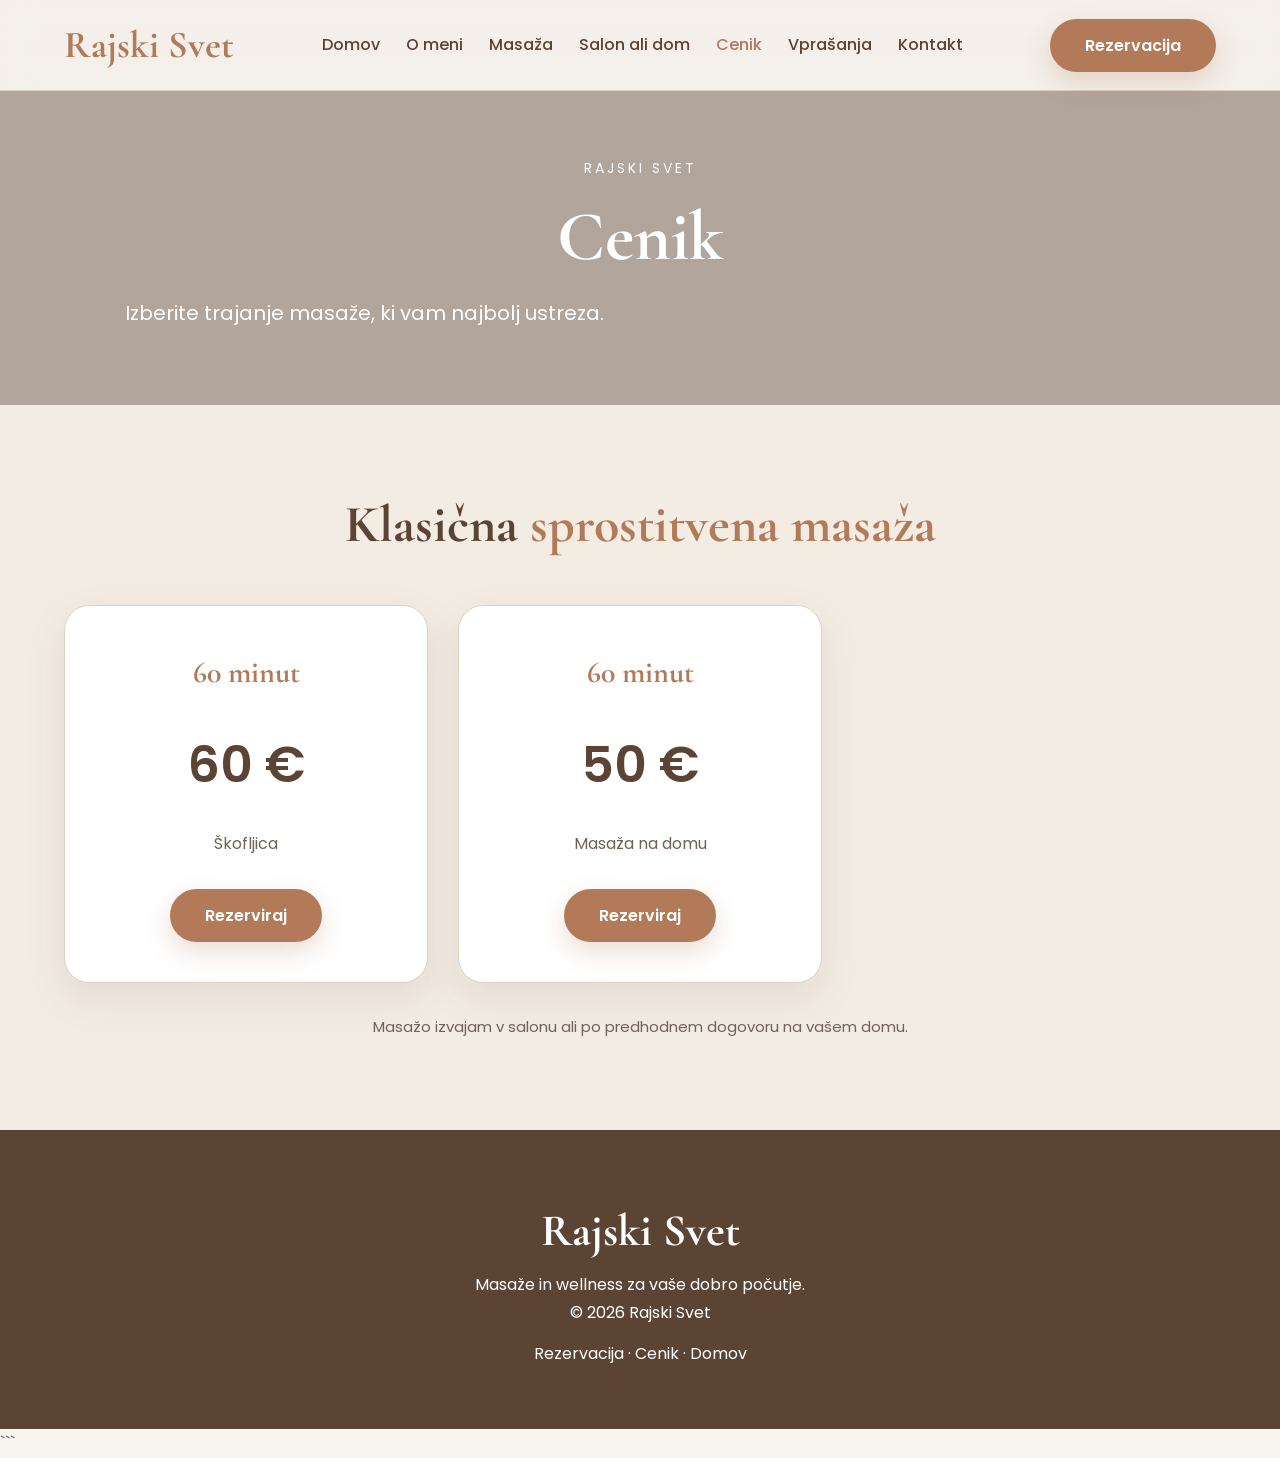
<file: cenik/index.html>
<!DOCTYPE html>
<html lang="sl">
<head>
<meta charset="UTF-8">
<meta name="viewport" content="width=device-width, initial-scale=1.0">

<title>Cenik | Rajski Svet</title>
<meta name="description" content="Oglejte si cenik klasičnih sprostitvenih masaž v Ribnici, Škofljici ali na vašem domu.">

<link href="https://fonts.googleapis.com/css2?family=Cormorant+Garamond:wght@400;500;600;700&family=Poppins:wght@300;400;500;600&display=swap" rel="stylesheet">

<link rel="stylesheet" href="/style.css">

<style>
.page-hero {
    min-height: 45vh;
    padding: 150px 0 70px;
    display: flex;
    align-items: center;
    text-align: center;
    background: linear-gradient(rgba(92,68,53,.45),rgba(92,68,53,.45)),
    url("https://images.unsplash.com/photo-1519823551278-64ac92734fb1?w=1800");
    background-size: cover;
    background-position: center;
    color: white;
}

.page-hero h1 {
    font-family: "Cormorant Garamond", serif;
    font-size: 70px;
    color: white;
    line-height: 1.1;
    margin: 15px 0;
}

.page-hero p,
.page-hero small {
    color: white;
}

.page-hero small {
    letter-spacing: 3px;
    text-transform: uppercase;
}

.price-card {
    height: 100%;
}

.price-card ul {
    list-style: none;
    margin: 0 0 30px;
}

.price-card .btn {
    margin-top: auto;
}

@media(max-width:900px) {
    .page-hero h1 {
        font-size: 52px;
    }
}
</style>
</head>

<body>

<header>
<nav class="container">

<a href="/" class="logo">Rajski Svet</a>

<div class="menu">
<a href="/#home">Domov</a>
<a href="/#o-meni">O meni</a>
<a href="/#massage">Masaža</a>
<a href="/#lokacija">Salon ali dom</a>
<a href="/cenik/" class="active">Cenik</a>
<a href="/#faq">Vprašanja</a>
<a href="/#contact">Kontakt</a>
</div>

<a href="/rezervacija/" class="btn">Rezervacija</a>

</nav>
</header>

<!-- UVOD -->
<section class="page-hero">
<div class="container">
<small>Rajski svet</small>
<h1>Cenik</h1>
<p>Izberite trajanje masaže, ki vam najbolj ustreza.</p>
</div>
</section>

<!-- CENIK -->
<section class="alt">
<div class="container">

<div class="title">
<h2>Klasična <span>sprostitvena masaža</span></h2>
</div>

<div class="cards c3">

<!--
<div class="price-card">
<h3>60 minut</h3>
<div class="price">50 €</div>
<ul>
<li>Ribnica</li>
</ul>
<a href="/rezervacija/" class="btn">Rezerviraj</a>
</div>
    -->

<div class="price-card">
<h3>60 minut</h3>
<div class="price">60 €</div>
<ul>
<li>Škofljica</li>
</ul>
<a href="/rezervacija/" class="btn">Rezerviraj</a>
</div>

<div class="price-card">
<h3>60 minut</h3>
<div class="price">50 €</div>
<ul>
<li>Masaža na domu</li>
</ul>
<a href="/rezervacija/" class="btn">Rezerviraj</a>
</div>

</div>

<p class="note">
Masažo izvajam v salonu ali po predhodnem dogovoru na vašem domu.
</p>

</div>
</section>

<!-- NOGA -->
<footer>
<h2>Rajski Svet</h2>
<p>Masaže in wellness za vaše dobro počutje.</p>
<p>© 2026 Rajski Svet</p>

<p style="margin-top:12px">
<a href="/rezervacija/">Rezervacija</a> ·
<a href="/cenik/">Cenik</a> ·
<a href="/">Domov</a>
</p>
</footer>

</body>
</html>
```
</file>
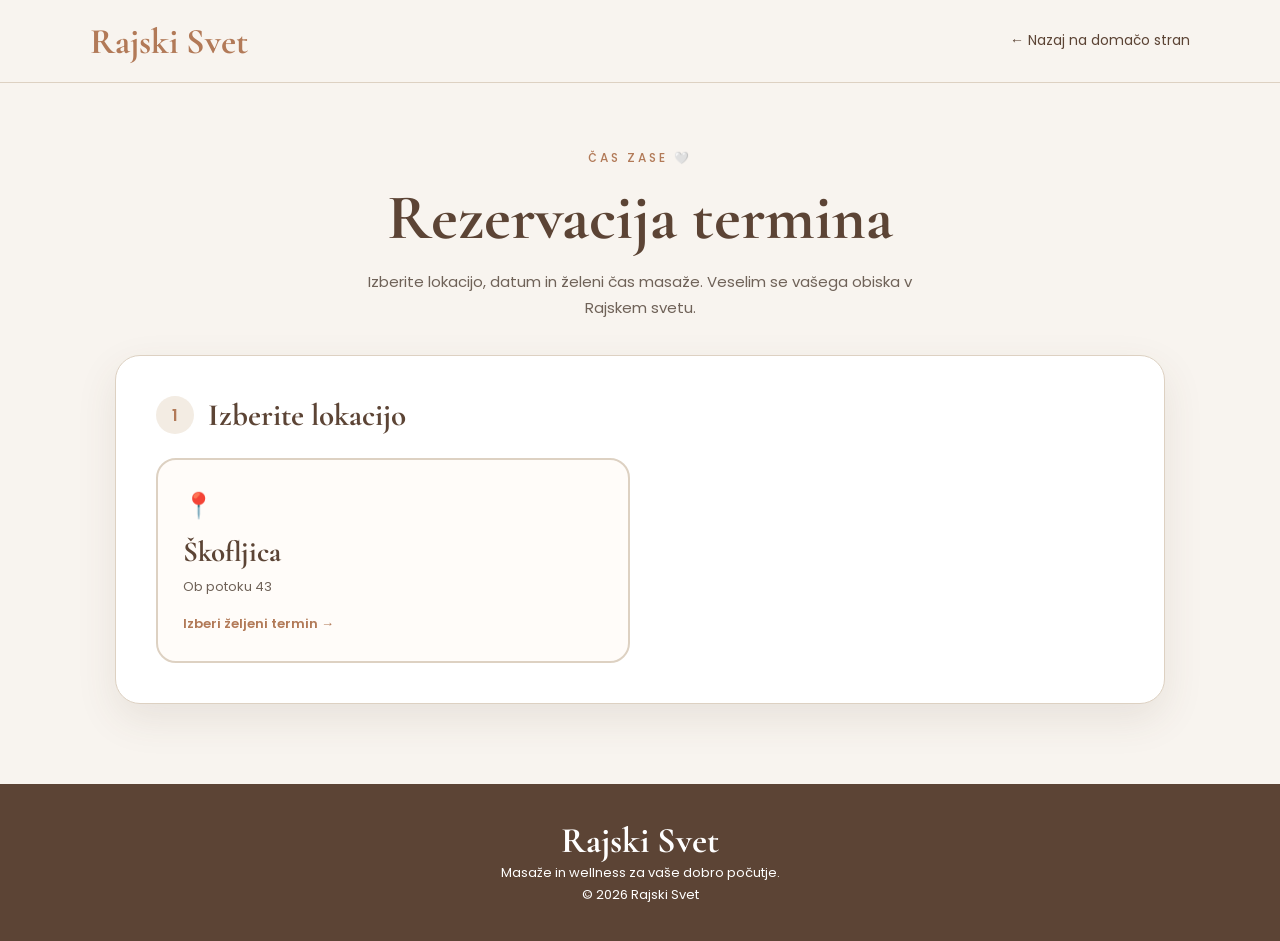
<file: rezervacija/index.html>
<!DOCTYPE html>
<html lang="sl">
<head>
<meta charset="UTF-8">
<meta name="viewport" content="width=device-width, initial-scale=1.0">
<title>Rezervacija | Rajski Svet</title>
<link href="https://fonts.googleapis.com/css2?family=Cormorant+Garamond:wght@400;500;600;700&family=Poppins:wght@300;400;500;600&display=swap" rel="stylesheet">

<style>
:root {
  --background: #F8F4EF;
  --section: #F3ECE3;
  --primary: #B27A58;
  --hover: #9D684A;
  --heading: #5C4435;
  --text: #6F6258;
  --border: #DDD1C2;
  --white: #FFFFFF;
  --shadow: 0 15px 40px rgba(92,68,53,.10);
}

* { margin: 0; padding: 0; box-sizing: border-box; }
html { scroll-behavior: smooth; }
body {
  font-family: 'Poppins', sans-serif;
  background: var(--background);
  color: var(--text);
  line-height: 1.7;
}
button, input, select { font: inherit; }
a { text-decoration: none; color: inherit; }

header {
  position: sticky;
  top: 0;
  z-index: 10;
  background: rgba(248,244,239,.96);
  border-bottom: 1px solid var(--border);
  backdrop-filter: blur(12px);
}
nav {
  min-height: 82px;
  width: min(1100px, 92%);
  margin: auto;
  display: flex;
  align-items: center;
  justify-content: space-between;
  gap: 20px;
}
.logo {
  font: 700 36px 'Cormorant Garamond', serif;
  color: var(--primary);
}
.back { color: var(--heading); font-size: 14px; }

.hero { text-align: center; padding: 65px 20px 35px; }
.eyebrow {
  color: var(--primary);
  text-transform: uppercase;
  letter-spacing: 3px;
  font-size: 12px;
  font-weight: 500;
}
h1, h2, h3 {
  font-family: 'Cormorant Garamond', serif;
  color: var(--heading);
  line-height: 1.2;
}
h1 { font-size: clamp(42px, 6vw, 64px); margin: 12px 0; }
.hero p { max-width: 600px; margin: auto; font-size: 15px; }

.container {
  width: min(1050px, 92%);
  margin: 0 auto 80px;
}
.panel {
  background: var(--white);
  border: 1px solid var(--border);
  border-radius: 25px;
  padding: clamp(22px, 4vw, 40px);
  box-shadow: var(--shadow);
  margin-bottom: 25px;
  scroll-margin-top: 100px;
}
.step-title {
  display: flex;
  align-items: center;
  gap: 14px;
  margin-bottom: 24px;
}
.number {
  width: 38px;
  height: 38px;
  flex-shrink: 0;
  display: grid;
  place-items: center;
  border-radius: 50%;
  background: var(--section);
  color: var(--primary);
  font-weight: 600;
}
.step-title h2 { font-size: 31px; }

.locations {
  display: grid;
  grid-template-columns: repeat(2, minmax(0, 1fr));
  gap: 20px;
}
.location {
  text-align: left;
  background: #FFFCF9;
  border: 2px solid var(--border);
  border-radius: 20px;
  padding: 25px;
  cursor: pointer;
  color: var(--text);
  transition: .2s;
}
.location:hover { border-color: var(--primary); transform: translateY(-2px); }
.location.active { border-color: var(--primary); background: #F8F0E8; }
.location .pin { font-size: 25px; }
.location h3 { font-size: 29px; margin: 7px 0; }
.location p { font-size: 13px; }
.location .choose {
  display: inline-block;
  margin-top: 14px;
  color: var(--primary);
  font-size: 13px;
  font-weight: 600;
}

#calendarSection, #formSection { display: none; }
#calendarSection.visible, #formSection.visible { display: block; }

.selected-location {
  display: inline-block;
  color: var(--primary);
  background: var(--section);
  padding: 6px 14px;
  border-radius: 30px;
  font-size: 13px;
  margin-bottom: 20px;
}

.calendar-header {
  display: flex;
  align-items: center;
  justify-content: space-between;
  gap: 12px;
  margin-bottom: 24px;
}
.calendar-header h3 { font-size: 32px; text-align: center; }
.month-btn {
  border: 1px solid var(--border);
  background: var(--background);
  color: var(--heading);
  width: 44px;
  height: 44px;
  border-radius: 50%;
  cursor: pointer;
  font-size: 25px;
}
.month-btn:disabled { opacity: .35; cursor: not-allowed; }

.weekdays, .days {
  display: grid;
  grid-template-columns: repeat(7, minmax(0, 1fr));
  column-gap: 8px;
  row-gap: 14px;
}
.weekdays {
  margin-bottom: 16px;
  text-align: center;
  font-size: 14px;
  font-weight: 600;
  color: var(--primary);
}
.day {
  width: min(100%, 76px);
  aspect-ratio: 1;
  justify-self: center;
  display: grid;
  place-items: center;
  padding: 0;
  border: 1px solid #E8D9CA;
  border-radius: 16px;
  background: #F8F0E8;
  color: var(--heading);
  font-size: 19px;
  font-weight: 500;
  box-shadow: 0 3px 8px rgba(92,68,53,.06);
  cursor: pointer;
}
.day:hover:not(:disabled) { background: #EBD8C7; border-color: var(--primary); }
.day.selected { background: var(--primary); color: white; border-color: var(--primary); }
.day:disabled {
  background: #F0ECE7;
  color: #C5BBB1;
  border-color: transparent;
  box-shadow: none;
  cursor: not-allowed;
}
.day.today { border: 2px solid var(--primary); font-weight: 700; }

.day:focus-visible, .location:focus-visible,
.month-btn:focus-visible, .btn:focus-visible {
  outline: 2px solid var(--heading);
  outline-offset: 3px;
}

.legend { font-size: 12px; margin-top: 18px; }
.hint {
  margin-top: 20px;
  padding: 15px;
  background: var(--section);
  border-radius: 13px;
  font-size: 13px;
}

.field { margin-bottom: 18px; }
.field label {
  display: block;
  color: var(--heading);
  font-size: 13px;
  font-weight: 500;
  margin-bottom: 7px;
}
.field input, .field select {
  width: 100%;
  min-height: 51px;
  padding: 12px 15px;
  border: 1px solid var(--border);
  border-radius: 12px;
  background: #FFFCF9;
  color: var(--heading);
  outline: none;
}
.field input:focus, .field select:focus { border-color: var(--primary); }
.grid-fields { display: grid; grid-template-columns: 1fr 1fr; gap: 16px; }

.summary {
  background: var(--section);
  border-radius: 15px;
  padding: 20px;
  margin-bottom: 24px;
}
.summary h3 { font-size: 25px; margin-bottom: 10px; }
.summary p { font-size: 14px; margin: 4px 0; }

.btn {
  display: inline-block;
  width: 100%;
  border: 0;
  border-radius: 40px;
  background: var(--primary);
  color: white;
  padding: 15px 22px;
  font-weight: 600;
  cursor: pointer;
}
.btn:hover { background: var(--hover); }
.btn:disabled { opacity: .6; cursor: wait; }
.change {
  border: 0;
  background: none;
  color: var(--primary);
  text-decoration: underline;
  cursor: pointer;
  font-size: 13px;
  margin-top: 12px;
}
.status { margin-top: 16px; font-size: 14px; overflow-wrap: anywhere; }

footer {
  text-align: center;
  background: var(--heading);
  color: white;
  padding: 35px 20px;
}
footer h2 { font-size: 36px; color: white; }
footer p { font-size: 13px; }

@media (max-width: 600px) {
  nav { min-height: 72px; }
  .logo { font-size: 30px; }
  .back { font-size: 12px; }
  .locations, .grid-fields { grid-template-columns: 1fr; }
  .panel { border-radius: 19px; }
  .step-title h2 { font-size: 26px; }
  .day { width: min(100%, 44px); border-radius: 10px; font-size: 14px; }
  .weekdays, .days { column-gap: 3px; row-gap: 9px; }
  .weekdays { font-size: 10px; }
  .calendar-header h3 { font-size: 25px; }
  .month-btn { width: 34px; height: 34px; font-size: 20px; }
}
@media (prefers-reduced-motion: reduce) {
  html { scroll-behavior: auto; }
  *, *::before, *::after { transition: none !important; }
}
</style>
</head>

<body>
<header>
  <nav>
    <a class="logo" href="/">Rajski Svet</a>
    <a class="back" href="/">← Nazaj na domačo stran</a>
  </nav>
</header>

<div class="hero">
  <div class="eyebrow">Čas zase 🤍</div>
  <h1>Rezervacija termina</h1>
  <p>Izberite lokacijo, datum in želeni čas masaže. Veselim se vašega obiska v Rajskem svetu.</p>
</div>

<main class="container">
  <section class="panel" id="locationSection">
    <div class="step-title">
      <div class="number">1</div>
      <h2>Izberite lokacijo</h2>
    </div>

    <div class="locations">
      <!--
      <button class="location" type="button"
        data-location="Ribnica"
        data-address="Kolodvorska ulica 9, Ribnica"
        aria-pressed="false">
        <div class="pin">📍</div>
        <h3>Ribnica</h3>
        <p>Kolodvorska ulica 9</p>
        <span class="choose">Izberi željeni termin →</span>
      </button>
      -->

      <button class="location" type="button"
        data-location="Škofljica"
        data-address="Ob potoku 43, Škofljica"
        aria-pressed="false">
        <div class="pin">📍</div>
        <h3>Škofljica</h3>
        <p>Ob potoku 43</p>
        <span class="choose">Izberi željeni termin →</span>
      </button>
    </div>
  </section>

  <section class="panel" id="calendarSection">
    <div class="step-title">
      <div class="number">2</div>
      <h2>Izberite datum</h2>
    </div>

    <div id="locationBadge" class="selected-location"></div>

    <div class="calendar-header">
      <button type="button" class="month-btn" id="prevMonth" aria-label="Prejšnji mesec">‹</button>
      <h3 id="monthTitle" aria-live="polite"></h3>
      <button type="button" class="month-btn" id="nextMonth" aria-label="Naslednji mesec">›</button>
    </div>

    <div class="weekdays">
      <div>PON</div><div>TOR</div><div>SRE</div><div>ČET</div>
      <div>PET</div><div>SOB</div><div>NED</div>
    </div>
    <div class="days" id="calendarDays"></div>

    <p class="legend">Izbirate lahko datume, ki ustrezajo delovnim dnevom izbrane lokacije.</p>
    <div class="hint">🤍 Masaža traja 60 minut, nato je predvidenih še 20 minut za pripravo. Izbira termina še ne pomeni potrjene rezervacije.</div>
  </section>

  <section class="panel" id="formSection">
    <div class="step-title">
      <div class="number">3</div>
      <h2>Vaša rezervacija</h2>
    </div>

    <div class="summary">
      <h3>Izbrani termin</h3>
      <p>📍 <strong id="summaryLocation"></strong></p>
      <p>📅 <strong id="summaryDate"></strong></p>
      <p>🕒 <strong id="summaryTime">Čas še ni izbran</strong></p>
      <button class="change" type="button" id="changeDate">Spremeni lokacijo ali datum</button>
    </div>

    <form id="bookingForm">
      <div class="grid-fields">
        <div class="field">
          <label for="name">Ime in priimek *</label>
          <input id="name" name="ime" autocomplete="name" required>
        </div>
        <div class="field">
          <label for="phone">Telefonska številka *</label>
          <input id="phone" name="telefon" type="tel" autocomplete="tel" required>
        </div>
      </div>

      <div class="field">
        <label for="email">E-pošta *</label>
        <input id="email" name="email" type="email" autocomplete="email" required>
      </div>

      <div class="field">
        <label for="massage">Vrsta masaže *</label>
        <select id="massage" name="vrsta_masaze" required>
          <option value="">Izberite masažo</option>
          <option value="Klasična sprostitvena masaža">Klasična sprostitvena masaža</option>
          <option value="Drugo / po dogovoru">Drugo / po dogovoru</option>
        </select>
      </div>

      <div class="field">
        <label for="time">Želeni čas *</label>
        <select id="time" name="zeleni_cas" required>
          <option value="">Najprej izberite datum</option>
        </select>
      </div>

      <div class="field">
        <label for="message">Dodatne želje (neobvezno)</label>
        <input id="message" name="sporocilo" placeholder="Npr. posebne želje">
      </div>

      <input type="hidden" id="chosenLocation" name="lokacija">
      <input type="hidden" id="chosenDate" name="datum">

      <button class="btn" id="submitBtn" type="submit">Pošlji povpraševanje za termin</button>
      <p class="status" id="status" role="status" aria-live="polite"></p>
    </form>
  </section>
</main>

<footer>
  <h2>Rajski Svet</h2>
  <p>Masaže in wellness za vaše dobro počutje.</p>
  <p>© 2026 Rajski Svet</p>
</footer>

<script>
const locationButtons = document.querySelectorAll(".location");
const locationSection = document.getElementById("locationSection");
const calendarSection = document.getElementById("calendarSection");
const formSection = document.getElementById("formSection");
const calendarDays = document.getElementById("calendarDays");
const monthTitle = document.getElementById("monthTitle");
const locationBadge = document.getElementById("locationBadge");
const summaryLocation = document.getElementById("summaryLocation");
const summaryDate = document.getElementById("summaryDate");
const summaryTime = document.getElementById("summaryTime");
const timeSelect = document.getElementById("time");
const bookingForm = document.getElementById("bookingForm");
const statusEl = document.getElementById("status");
const submitBtn = document.getElementById("submitBtn");

const monthNames = [
  "Januar", "Februar", "Marec", "April", "Maj", "Junij",
  "Julij", "Avgust", "September", "Oktober", "November", "December"
];

let selectedLocation = "";
let selectedAddress = "";
let selectedDate = "";

const today = new Date();
today.setHours(0, 0, 0, 0);

let viewYear = today.getFullYear();
let viewMonth = today.getMonth();

/*
  Urnik:
  Ribnica:
  Sreda: 15:45, 16:00, 16:30, 17:00 ... 20:00
  Petek: 15:45, 16:00, 16:30, 17:00 ... 20:00
  Sobota: 15:00, 15:30, 16:00 ... 20:00

  Škofljica:
  Torek in četrtek: 15:00, 15:30 ... 19:00

  To so prikazani začetni časi, ne preverjanje zasedenosti.
*/

const schedules = {
  Ribnica: {
    3: ["15:45"],
    5: ["15:45", "16:00", "16:30", "17:00", "17:30", "18:00", "18:30", "19:00", "19:30", "20:00"],
    6: ["15:00", "15:30", "16:00", "16:30", "17:00", "17:30", "18:00", "18:30", "19:00", "19:30", "20:00"]
  },
  "Škofljica": {
    2: ["15:00", "15:30", "16:00", "16:30", "17:00", "17:30", "18:00", "18:30"],
    4: ["15:00", "15:30", "16:00", "16:30", "17:00", "17:30", "18:00", "18:30"]
  }
};

function localDateString(date) {
  const year = date.getFullYear();
  const month = String(date.getMonth() + 1).padStart(2, "0");
  const day = String(date.getDate()).padStart(2, "0");
  return `${year}-${month}-${day}`;
}

function formatDate(dateString) {
  const [year, month, day] = dateString.split("-").map(Number);
  return new Intl.DateTimeFormat("sl-SI", {
    day: "numeric", month: "long", year: "numeric"
  }).format(new Date(year, month - 1, day));
}

function getAvailableTimes(dateString) {
  if (!selectedLocation || !dateString) return [];
  const [year, month, day] = dateString.split("-").map(Number);
  const date = new Date(year, month - 1, day);
  return schedules[selectedLocation]?.[date.getDay()] || [];
}

function chooseLocation(button) {
  selectedLocation = button.dataset.location;
  selectedAddress = button.dataset.address;
  selectedDate = "";

  locationButtons.forEach(item => {
    item.classList.toggle("active", item === button);
    item.setAttribute("aria-pressed", item === button ? "true" : "false");
  });

  locationBadge.textContent = "📍 " + selectedLocation + " — " + selectedAddress;
  calendarSection.classList.add("visible");
  formSection.classList.remove("visible");
  statusEl.textContent = "";
  renderCalendar();

  calendarSection.scrollIntoView({ behavior: "smooth", block: "start" });
}

locationButtons.forEach(button => {
  button.addEventListener("click", () => chooseLocation(button));
});

function renderCalendar() {
  calendarDays.replaceChildren();
  monthTitle.textContent = monthNames[viewMonth] + " " + viewYear;

  const firstDay = new Date(viewYear, viewMonth, 1);
  const daysInMonth = new Date(viewYear, viewMonth + 1, 0).getDate();
  const offset = (firstDay.getDay() + 6) % 7;

  for (let i = 0; i < offset; i++) {
    const empty = document.createElement("div");
    empty.setAttribute("aria-hidden", "true");
    calendarDays.appendChild(empty);
  }

  for (let day = 1; day <= daysInMonth; day++) {
    const date = new Date(viewYear, viewMonth, day);
    const dateString = localDateString(date);
    const button = document.createElement("button");

    button.type = "button";
    button.className = "day";
    button.textContent = day;
    button.setAttribute("aria-label", formatDate(dateString));

    const isWorkingDay = getAvailableTimes(dateString).length > 0;
    const isPastDate = date < today;
    button.disabled = isPastDate || !isWorkingDay;

    if (date.getTime() === today.getTime()) button.classList.add("today");

    if (dateString === selectedDate) {
      button.classList.add("selected");
      button.setAttribute("aria-pressed", "true");
    } else {
      button.setAttribute("aria-pressed", "false");
    }

    button.addEventListener("click", () => {
      if (button.disabled) return;
      selectedDate = dateString;
      statusEl.textContent = "";
      renderCalendar();
      showBookingForm();
    });

    calendarDays.appendChild(button);
  }

  const currentMonthStart = new Date(viewYear, viewMonth, 1);
  const thisMonthStart = new Date(today.getFullYear(), today.getMonth(), 1);
  document.getElementById("prevMonth").disabled = currentMonthStart <= thisMonthStart;
}

document.getElementById("prevMonth").addEventListener("click", () => {
  if (viewMonth === 0) {
    viewYear--;
    viewMonth = 11;
  } else {
    viewMonth--;
  }
  renderCalendar();
});

document.getElementById("nextMonth").addEventListener("click", () => {
  if (viewMonth === 11) {
    viewYear++;
    viewMonth = 0;
  } else {
    viewMonth++;
  }
  renderCalendar();
});

function updateAvailableTimes() {
  timeSelect.replaceChildren();

  const placeholder = document.createElement("option");
  placeholder.value = "";
  placeholder.textContent = "Izberite uro";
  timeSelect.appendChild(placeholder);

  getAvailableTimes(selectedDate).forEach(time => {
    const option = document.createElement("option");
    option.value = time;
    option.textContent = time;
    timeSelect.appendChild(option);
  });
}

function showBookingForm() {
  if (!selectedLocation || !selectedDate) return;

  updateAvailableTimes();

  document.getElementById("chosenLocation").value =
    selectedLocation + " — " + selectedAddress;
  document.getElementById("chosenDate").value = selectedDate;

  summaryLocation.textContent = selectedLocation + " — " + selectedAddress;
  summaryDate.textContent = formatDate(selectedDate);
  summaryTime.textContent = "Čas še ni izbran";

  formSection.classList.add("visible");
  formSection.scrollIntoView({ behavior: "smooth", block: "start" });
}

timeSelect.addEventListener("change", () => {
  summaryTime.textContent = timeSelect.value || "Čas še ni izbran";
});

document.getElementById("changeDate").addEventListener("click", () => {
  formSection.classList.remove("visible");
  locationSection.scrollIntoView({ behavior: "smooth", block: "start" });
});

bookingForm.addEventListener("submit", async event => {
  event.preventDefault();

  if (!selectedLocation || !selectedDate) {
    statusEl.textContent = "Prosimo, izberite lokacijo in datum.";
    return;
  }

  const [year, month, day] = selectedDate.split("-").map(Number);
  const selected = new Date(year, month - 1, day);

  if (selected < today) {
    statusEl.textContent = "Izbrani datum je v preteklosti. Izberite nov datum.";
    return;
  }

  const validTimes = getAvailableTimes(selectedDate);
  if (!timeSelect.value || !validTimes.includes(timeSelect.value)) {
    statusEl.textContent = "Prosimo, izberite veljavno uro iz seznama.";
    timeSelect.focus();
    return;
  }

  submitBtn.disabled = true;
  submitBtn.textContent = "Pošiljam...";
  statusEl.textContent = "";

  try {
    const response = await fetch("https://formspree.io/f/mvzedvzw", {
      method: "POST",
      body: new FormData(bookingForm),
      headers: { "Accept": "application/json" }
    });

    if (!response.ok) throw new Error("Pošiljanje ni uspelo.");

    statusEl.textContent =
      "Hvala! Vaše povpraševanje je poslano. Termin je potrjen šele po dogovoru.";

    bookingForm.reset();
    timeSelect.value = "";
    summaryTime.textContent = "Čas še ni izbran";
  } catch (error) {
    statusEl.textContent =
      "Povpraševanja ni bilo mogoče poslati. Poskusite znova ali nas pokličite na 041 758 938.";
  } finally {
    submitBtn.disabled = false;
    submitBtn.textContent = "Pošlji povpraševanje za termin";
  }
});

renderCalendar();
</script>
</body>
</html>
</file>
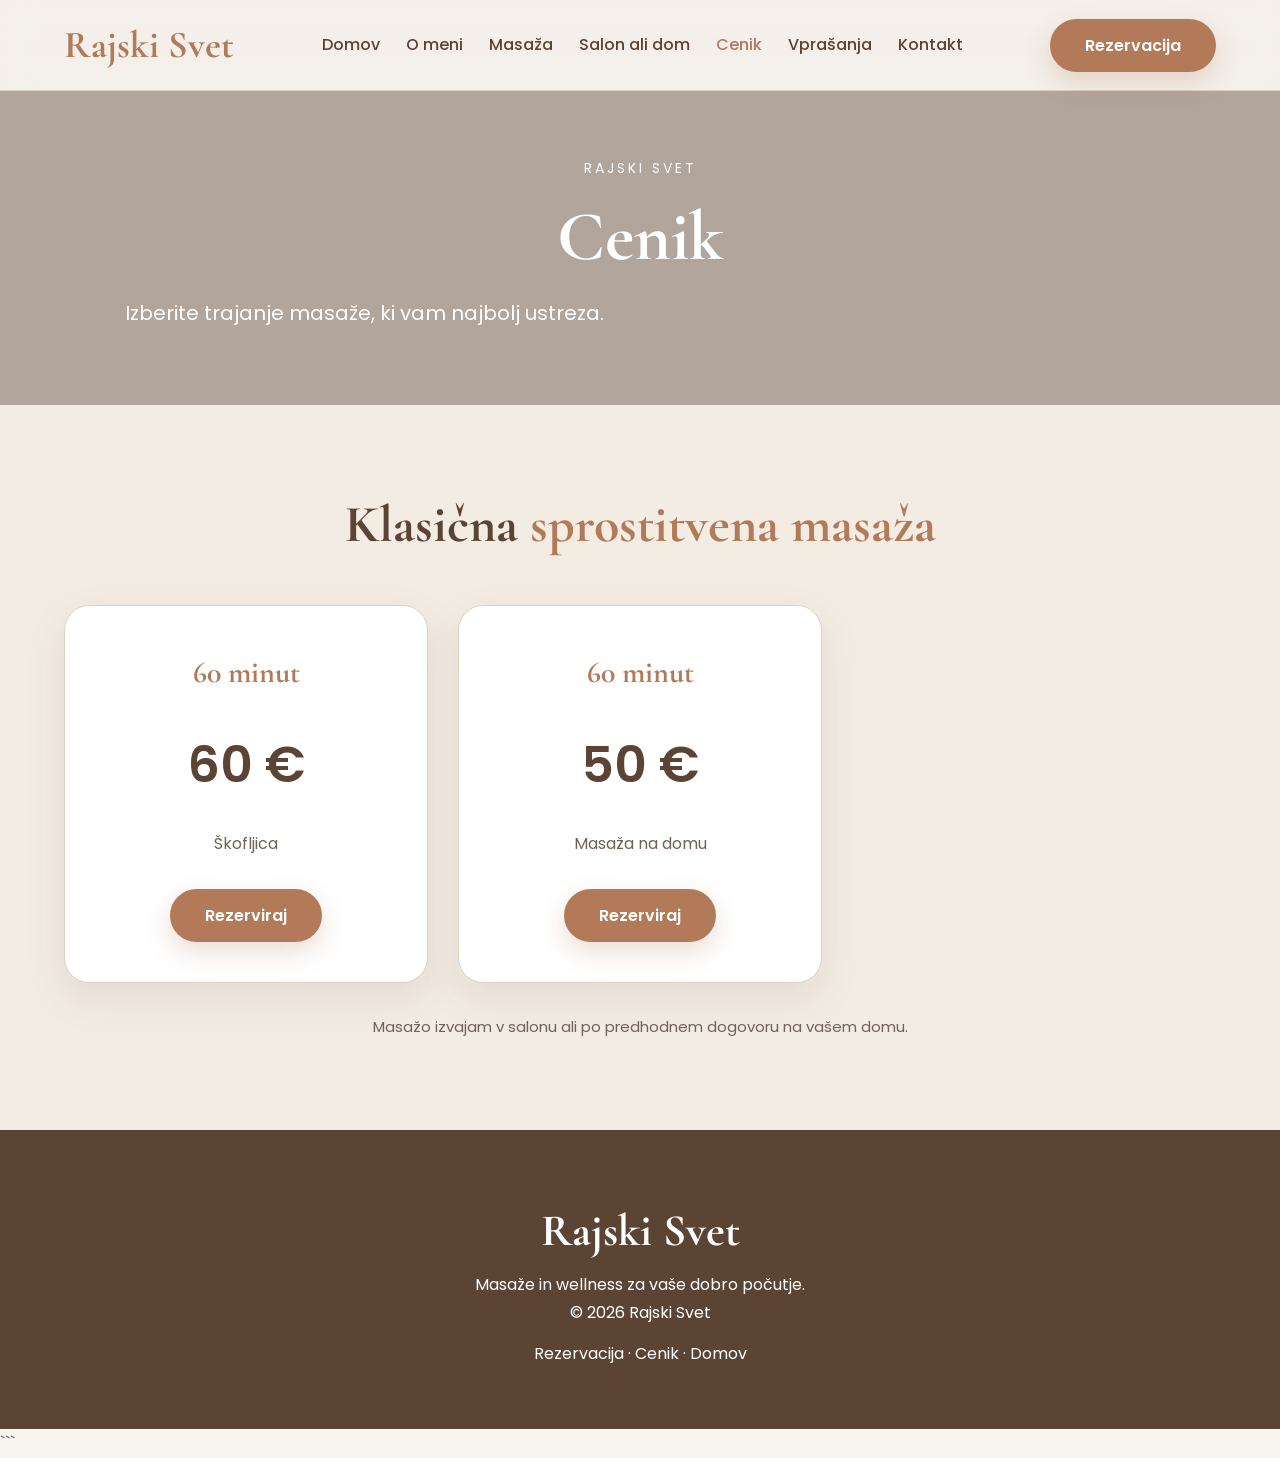
<file: cenik.html>
<!DOCTYPE html>
<html lang="sl">
<head>
<meta charset="UTF-8">
<meta name="viewport" content="width=device-width, initial-scale=1.0">

<title>Cenik | Rajski Svet</title>
<meta name="description" content="Oglejte si cenik klasičnih sprostitvenih masaž v Ribnici, Škofljici ali na vašem domu.">

<link href="https://fonts.googleapis.com/css2?family=Cormorant+Garamond:wght@400;500;600;700&family=Poppins:wght@300;400;500;600&display=swap" rel="stylesheet">

<link rel="stylesheet" href="/style.css">

<style>
.page-hero {
    min-height: 45vh;
    padding: 150px 0 70px;
    display: flex;
    align-items: center;
    text-align: center;
    background: linear-gradient(rgba(92,68,53,.45),rgba(92,68,53,.45)),
    url("https://images.unsplash.com/photo-1519823551278-64ac92734fb1?w=1800");
    background-size: cover;
    background-position: center;
    color: white;
}

.page-hero h1 {
    font-family: "Cormorant Garamond", serif;
    font-size: 70px;
    color: white;
    line-height: 1.1;
    margin: 15px 0;
}

.page-hero p,
.page-hero small {
    color: white;
}

.page-hero small {
    letter-spacing: 3px;
    text-transform: uppercase;
}

.price-card {
    height: 100%;
}

.price-card ul {
    list-style: none;
    margin: 0 0 30px;
}

.price-card .btn {
    margin-top: auto;
}

@media(max-width:900px) {
    .page-hero h1 {
        font-size: 52px;
    }
}
</style>
</head>

<body>

<header>
<nav class="container">

<a href="/" class="logo">Rajski Svet</a>

<div class="menu">
<a href="/#home">Domov</a>
<a href="/#o-meni">O meni</a>
<a href="/#massage">Masaža</a>
<a href="/#lokacija">Salon ali dom</a>
<a href="/cenik/" class="active">Cenik</a>
<a href="/#faq">Vprašanja</a>
<a href="/#contact">Kontakt</a>
</div>

<a href="/rezervacija/" class="btn">Rezervacija</a>

</nav>
</header>

<!-- UVOD -->
<section class="page-hero">
<div class="container">
<small>Rajski svet</small>
<h1>Cenik</h1>
<p>Izberite trajanje masaže, ki vam najbolj ustreza.</p>
</div>
</section>

<!-- CENIK -->
<section class="alt">
<div class="container">

<div class="title">
<h2>Klasična <span>sprostitvena masaža</span></h2>
</div>

<div class="cards c3">
    
<!--
<div class="price-card">
<h3>60 minut</h3>
<div class="price">50 €</div>
<ul>
<li>Ribnica</li>
</ul>
<a href="/rezervacija/" class="btn">Rezerviraj</a>
</div>
    -->

<div class="price-card">
<h3>60 minut</h3>
<div class="price">60 €</div>
<ul>
<li>Škofljica</li>
</ul>
<a href="/rezervacija/" class="btn">Rezerviraj</a>
</div>

<div class="price-card">
<h3>60 minut</h3>
<div class="price">50 €</div>
<ul>
<li>Masaža na domu</li>
</ul>
<a href="/rezervacija/" class="btn">Rezerviraj</a>
</div>

</div>

<p class="note">
Masažo izvajam v salonu ali po predhodnem dogovoru na vašem domu.
</p>

</div>
</section>

<!-- NOGA -->
<footer>
<h2>Rajski Svet</h2>
<p>Masaže in wellness za vaše dobro počutje.</p>
<p>© 2026 Rajski Svet</p>

<p style="margin-top:12px">
<a href="/rezervacija/">Rezervacija</a> ·
<a href="/cenik/">Cenik</a> ·
<a href="/">Domov</a>
</p>
</footer>

</body>
</html>
```
</file>
<file: style.css>
*{margin:0;padding:0;box-sizing:border-box;scroll-behavior:smooth}
:root{--background:#F8F4EF;--section:#F3ECE3;--primary:#B27A58;--primary-hover:#9D684A;--heading:#5C4435;--text:#6F6258;--border:#DDD1C2;--shadow:0 15px 40px rgba(92,68,53,.10)}
body{font-family:Poppins,sans-serif;background:var(--background);color:var(--text);line-height:1.8}
h1,h2,h3,h4{color:var(--heading)}
a{text-decoration:none;color:inherit}
img{width:100%;display:block}
.container{width:min(1200px,90%);margin:auto}
section{padding:90px 0;scroll-margin-top:90px}
header{position:fixed;top:0;left:0;width:100%;z-index:1000;background:rgba(248,244,239,.95);backdrop-filter:blur(15px);border-bottom:1px solid var(--border)}
nav{height:90px;display:flex;align-items:center;justify-content:space-between}
.logo{font-family:"Cormorant Garamond",serif;font-size:38px;font-weight:700;color:var(--primary)}
.menu{display:flex;gap:26px}
.menu a{font-weight:500;color:var(--heading);transition:.3s}
.menu a:hover,.menu a.active{color:var(--primary)}
.btn{display:inline-block;padding:14px 35px;border:0;border-radius:50px;background:var(--primary);color:#fff;font:600 16px Poppins,sans-serif;cursor:pointer;transition:.3s;box-shadow:0 10px 25px rgba(178,122,88,.25)}
.btn:hover{background:var(--primary-hover);transform:translateY(-3px)}
.hero{min-height:100vh;display:flex;align-items:center;background:linear-gradient(rgba(92,68,53,.35),rgba(92,68,53,.35)),url("https://images.unsplash.com/photo-1519823551278-64ac92734fb1?w=1800");background-size:cover;background-position:center}
.hero-content{max-width:700px;color:#fff}
.hero small{letter-spacing:3px;text-transform:uppercase;font-size:14px}
.hero h1{font-family:"Cormorant Garamond",serif;font-size:80px;line-height:1;color:#fff;margin-top:20px}
.hero span{color:#E9DDCF}
.hero p{font-size:20px;margin:30px 0;color:#fff}
.hero-buttons{display:flex;gap:20px;flex-wrap:wrap}
.btn-outline{padding:12px 33px;border:2px solid #fff;border-radius:50px;color:#fff;font-weight:600}
.page-hero{min-height:50vh;display:flex;align-items:center;padding:140px 0 70px;background:linear-gradient(rgba(92,68,53,.35),rgba(92,68,53,.35)),url("https://images.unsplash.com/photo-1519823551278-64ac92734fb1?w=1800");background-size:cover;background-position:center}
.page-hero .container{color:#fff}
.page-hero small{letter-spacing:3px;text-transform:uppercase;font-size:14px}
.page-hero h1{font-family:"Cormorant Garamond",serif;font-size:72px;line-height:1;color:#fff;margin-top:20px}
.page-hero p{font-size:20px;margin-top:20px;color:#fff;max-width:600px}
.title{text-align:center;margin-bottom:50px}
.title h2{font-family:"Cormorant Garamond",serif;font-size:52px;line-height:1.15}
.title span{color:var(--primary)}
.alt{background:var(--section)}
.about{display:grid;grid-template-columns:1fr 1fr;gap:70px;align-items:center}
.about img{border-radius:30px;box-shadow:var(--shadow)}
.about-content p{margin-bottom:20px}
.cards{display:grid;gap:30px}
.c4{grid-template-columns:repeat(4,1fr)}
.c2{grid-template-columns:repeat(2,1fr)}
.c3{grid-template-columns:repeat(3,1fr)}
.card{background:#fff;padding:36px;border-radius:25px;border:1px solid var(--border);box-shadow:var(--shadow)}
.card h3{font-family:"Cormorant Garamond",serif;font-size:30px;color:var(--primary);margin-bottom:12px;line-height:1.2}
.price-card{background:#fff;padding:40px;text-align:center;border-radius:25px;border:1px solid var(--border);box-shadow:var(--shadow);display:flex;flex-direction:column;align-items:center}
.price-card h3{font-family:"Cormorant Garamond",serif;font-size:30px;color:var(--primary)}
.price{font-size:50px;font-weight:600;color:var(--heading);margin:20px 0}
.price-card ul{list-style:none;margin-bottom:30px}
.note{text-align:center;margin-top:30px;font-size:15px}
/* ACCORDION */
.acc{max-width:850px;margin:0 auto}
.acc details{background:#fff;border:1px solid var(--border);border-radius:20px;margin-bottom:14px;box-shadow:var(--shadow);overflow:hidden}
.acc summary{cursor:pointer;list-style:none;padding:22px 28px;font-family:"Cormorant Garamond",serif;font-size:26px;font-weight:600;color:var(--heading);display:flex;justify-content:space-between;align-items:center;gap:20px}
.acc summary::-webkit-details-marker{display:none}
.acc summary::after{content:"+";font:300 30px Poppins,sans-serif;color:var(--primary);transition:transform .3s}
.acc details[open] summary::after{transform:rotate(45deg)}
.acc summary:focus-visible{outline:2px solid var(--primary);outline-offset:-4px}
.acc .body{padding:0 28px 26px}
.acc .body p{margin-bottom:14px}
.acc ul{list-style:none}
.acc li{padding-left:30px;position:relative;margin-bottom:8px}
.acc li::before{content:"🤍";position:absolute;left:0;font-size:14px}
.faq summary{font-size:22px}
/* CONTACT */
.contact{display:grid;grid-template-columns:1fr 1fr;gap:40px;align-items:start}
.contact-box{background:#fff;padding:40px;border-radius:25px;box-shadow:var(--shadow)}
.contact-box h2{font-family:"Cormorant Garamond",serif;font-size:42px;color:var(--primary)}
.contact-box form{display:flex;flex-direction:column}
input,textarea,select{width:100%;padding:15px;margin-bottom:15px;border-radius:15px;border:1px solid var(--border);font-family:Poppins,sans-serif;background:#fff;color:var(--text)}
textarea{height:150px;resize:none}
.map iframe{width:100%;height:400px;border:0;border-radius:25px}
footer{background:var(--heading);color:#fff;padding:60px 20px;text-align:center;display:flex;flex-direction:column;align-items:center}
footer h2{font-family:"Cormorant Garamond",serif;font-size:45px;color:#fff}
@media(max-width:900px){
.menu{display:none}
.about,.contact,.c2,.c3,.c4{grid-template-columns:1fr}
.hero h1{font-size:54px}
.page-hero h1{font-size:50px}
.title h2{font-size:40px}
}
@media(prefers-reduced-motion:reduce){*{scroll-behavior:auto;transition:none!important}}
</file>
